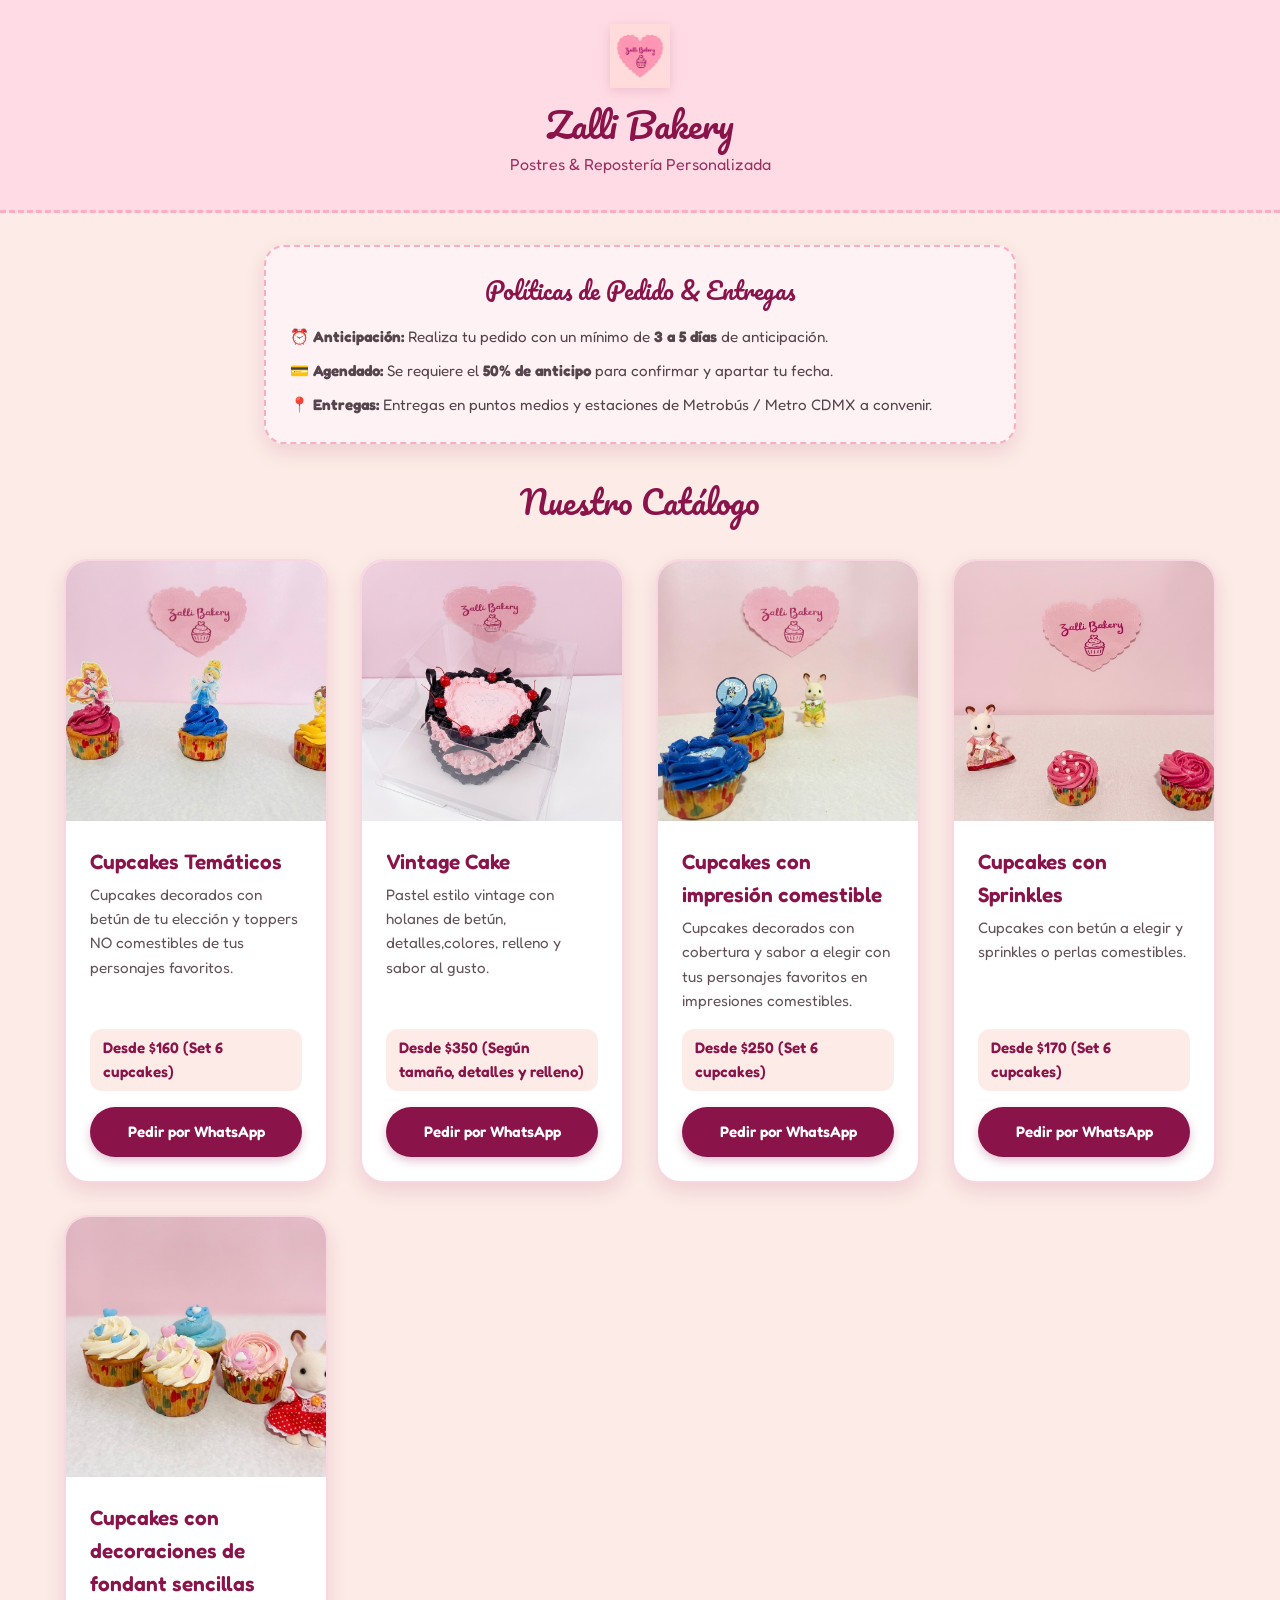
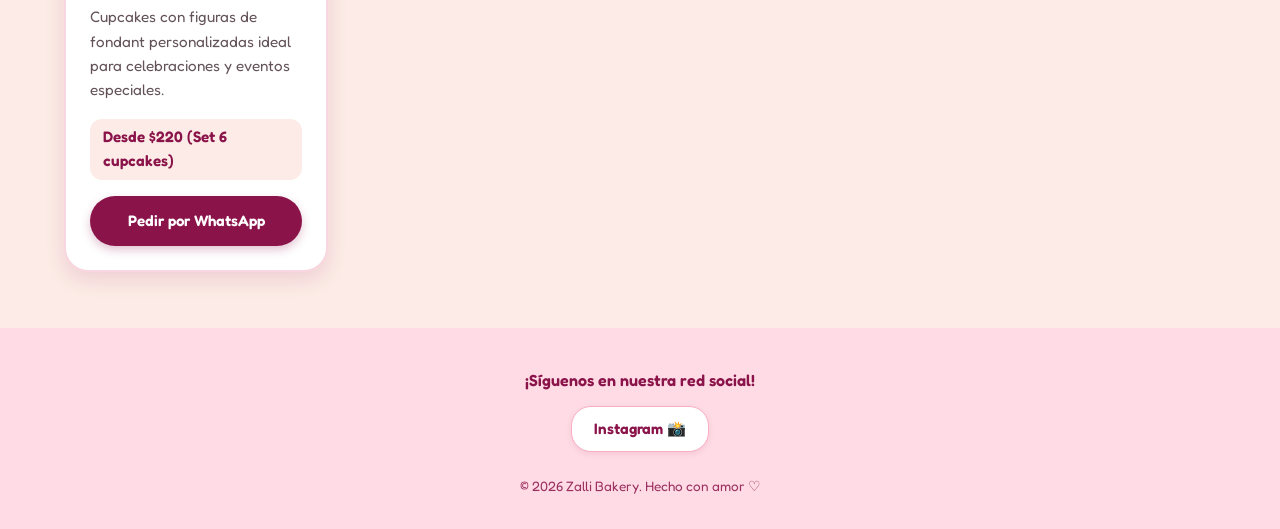
<file: index.html>
<!DOCTYPE html>
<html lang="es">
<head>
  <meta charset="UTF-8">
  <meta name="viewport" content="width=device-width, initial-scale=1.0">
  <title>Zalli Bakery - Catálogo</title>
  
  <!-- Tipografías de Google Fonts -->
  <link rel="preconnect" href="https://fonts.googleapis.com">
  <link rel="preconnect" href="https://fonts.gstatic.com" crossorigin>
  <link href="https://fonts.googleapis.com/css2?family=Fredoka:wght@400;600&family=Pacifico&display=swap" rel="stylesheet">
  
  <link rel="stylesheet" href="styles.css">
</head>
<body>

  <!-- Encabezado con tu Logo -->
  <header class="header">
    <div class="logo-container">
      <img src="Logo.jpeg" alt="Zalli Bakery Logo" class="brand-logo">
      <h1 class="brand-title">Zalli Bakery</h1>
      <p class="brand-subtitle">Postres & Repostería Personalizada</p>
    </div>
  </header>

  <!-- Sección de Políticas de Pedido -->
  <section class="policies-section">
    <div class="policies-card">
      <h2>Políticas de Pedido & Entregas </h2>
      <ul class="policies-list">
        <li>⏰ <strong>Anticipación:</strong> Realiza tu pedido con un mínimo de <strong>3 a 5 días</strong> de anticipación.</li>
        <li>💳 <strong>Agendado:</strong> Se requiere el <strong>50% de anticipo</strong> para confirmar y apartar tu fecha.</li>
        <li>📍 <strong>Entregas:</strong> Entregas en puntos medios y estaciones de Metrobús / Metro CDMX a convenir.</li>
      </ul>
    </div>
  </section>

  <!-- Contenedor Principal del Catálogo -->
  <main class="catalog-container">
    <h2 class="section-title">Nuestro Catálogo</h2>

    <div class="product-grid">

      <!-- Producto 1: Princesas -->
      <article class="product-card">
        <div class="image-wrapper">
          <img src="Princesas.jpeg" alt="Cupcakes Princesas">
        </div>
        <div class="card-content">
          <h3>Cupcakes Temáticos</h3>
          <p class="description">Cupcakes decorados con betún de tu elección y toppers NO comestibles de tus personajes favoritos.</p>
          <span class="price-tag">Desde $160 (Set 6 cupcakes)</span>
          <a href="https://api.whatsapp.com/send?phone=525539536935&text=Hola!%20Me%20interesa%20cotizar%20los%20Cupcakes%20Decorados.%20%C2%BFMe%20podr%C3%ADas%20compartir%20los%20sabores%20de%20pan%20y%20rellenos%20disponibles?" class="btn-order" target="_blank">Pedir por WhatsApp</a>
        </div>
      </article>

      <!-- Producto 2: Vintage Cake -->
      <article class="product-card">
        <div class="image-wrapper">
          <img src="Vintage Cake.png" alt="Vintage Heart Cake">
        </div>
        <div class="card-content">
          <h3>Vintage Cake</h3>
          <p class="description">Pastel estilo vintage con holanes de betún, detalles,colores, relleno y sabor al gusto.</p>
          <span class="price-tag">Desde $350 (Según tamaño, detalles y relleno)</span>
          <a href="https://api.whatsapp.com/send?phone=525539536935&text=Hola!%20Me%20interesa%20cotizar%20el%20Vintage%20Heart%20Cake.%20%C2%BFMe%20podr%C3%ADas%20compartir%20los%20sabores%20de%20pan%20y%20rellenos%20disponibles?" class="btn-order" target="_blank">Pedir por WhatsApp</a>
        </div>
      </article>

      <!-- Producto 3: Cupcakes con impresión comestible -->
      <article class="product-card">
        <div class="image-wrapper">
          <img src="Bluey.jpeg" alt="Cupcakes Bluey">
        </div>
        <div class="card-content">
          <h3>Cupcakes con impresión comestible</h3>
          <p class="description">Cupcakes decorados con cobertura y sabor a elegir con tus personajes favoritos en impresiones comestibles.</p>
          <span class="price-tag">Desde $250 (Set 6 cupcakes)</span>
          <a href="https://api.whatsapp.com/send?phone=525539536935&text=Hola!%20Me%20interesa%20cotizar%20los%20Cupcakes%20conimpresioncomestible.%20%C2%BFMe%20podr%C3%ADas%20compartir%20los%20sabores%20de%20pan%20y%20rellenos%20disponibles?" class="btn-order" target="_blank">Pedir por WhatsApp</a>
        </div>
      </article>

      <!-- Producto 4: Rosa / Perlas -->
      <article class="product-card">
        <div class="image-wrapper">
          <img src="Rosa.jpeg" alt="Cupcakes Pink Pearls">
        </div>
        <div class="card-content">
          <h3>Cupcakes con Sprinkles</h3>
          <p class="description"> Cupcakes con betún a elegir y sprinkles o perlas comestibles.</p>
          <span class="price-tag">Desde $170 (Set 6 cupcakes)</span>
          <a href="https://api.whatsapp.com/send?phone=525539536935&text=Hola!%20Me%20interesa%20cotizar%20los%20Cupcakes%20Pink%20Sprinkles.%20%C2%BFMe%20podr%C3%ADas%20compartir%20los%20sabores%20de%20pan%20y%20rellenos%20disponibles?" class="btn-order" target="_blank">Pedir por WhatsApp</a>
        </div>
      </article>

      <!-- Producto 5: Cupcakes con fondant -->
      <article class="product-card">
        <div class="image-wrapper">
          <img src="Cupcakes baby shower.jpg" alt="Cupcakes Baby Shower">
        </div>
        <div class="card-content">
          <h3>Cupcakes con decoraciones de fondant sencillas</h3>
          <p class="description">Cupcakes con figuras  de fondant personalizadas ideal para celebraciones y eventos especiales.</p>
          <span class="price-tag">Desde $220 (Set 6 cupcakes)</span>
          <a href="https://api.whatsapp.com/send?phone=525539536935&text=Hola!%20Me%20interesa%20cotizar%20los%20Cupcakes%20Devoracion%20Fondant.%20%C2%BFMe%20podr%C3%ADas%20compartir%20los%20sabores%20de%20pan%20y%20rellenos%20disponibles?" class="btn-order" target="_blank">Pedir por WhatsApp</a>
        </div>
      </article>

    </div>
  </main>

  <!-- Pie de Página solo con Instagram -->
  <footer class="footer">
    <div class="social-links">
      <p>¡Síguenos en nuestra red social!</p>
      <div class="social-buttons">
        <a href="https://www.instagram.com/zallibakeryyy?igsh=MWFrNmx1OXZzcWlxcQ%3D%3D&utm_source=qr" target="_blank" class="social-btn">Instagram 📸</a>
      </div>
    </div>
    <p class="copyright">&copy; 2026 Zalli Bakery. Hecho con amor ♡</p>
  </footer>

</body>
</html>
</file>
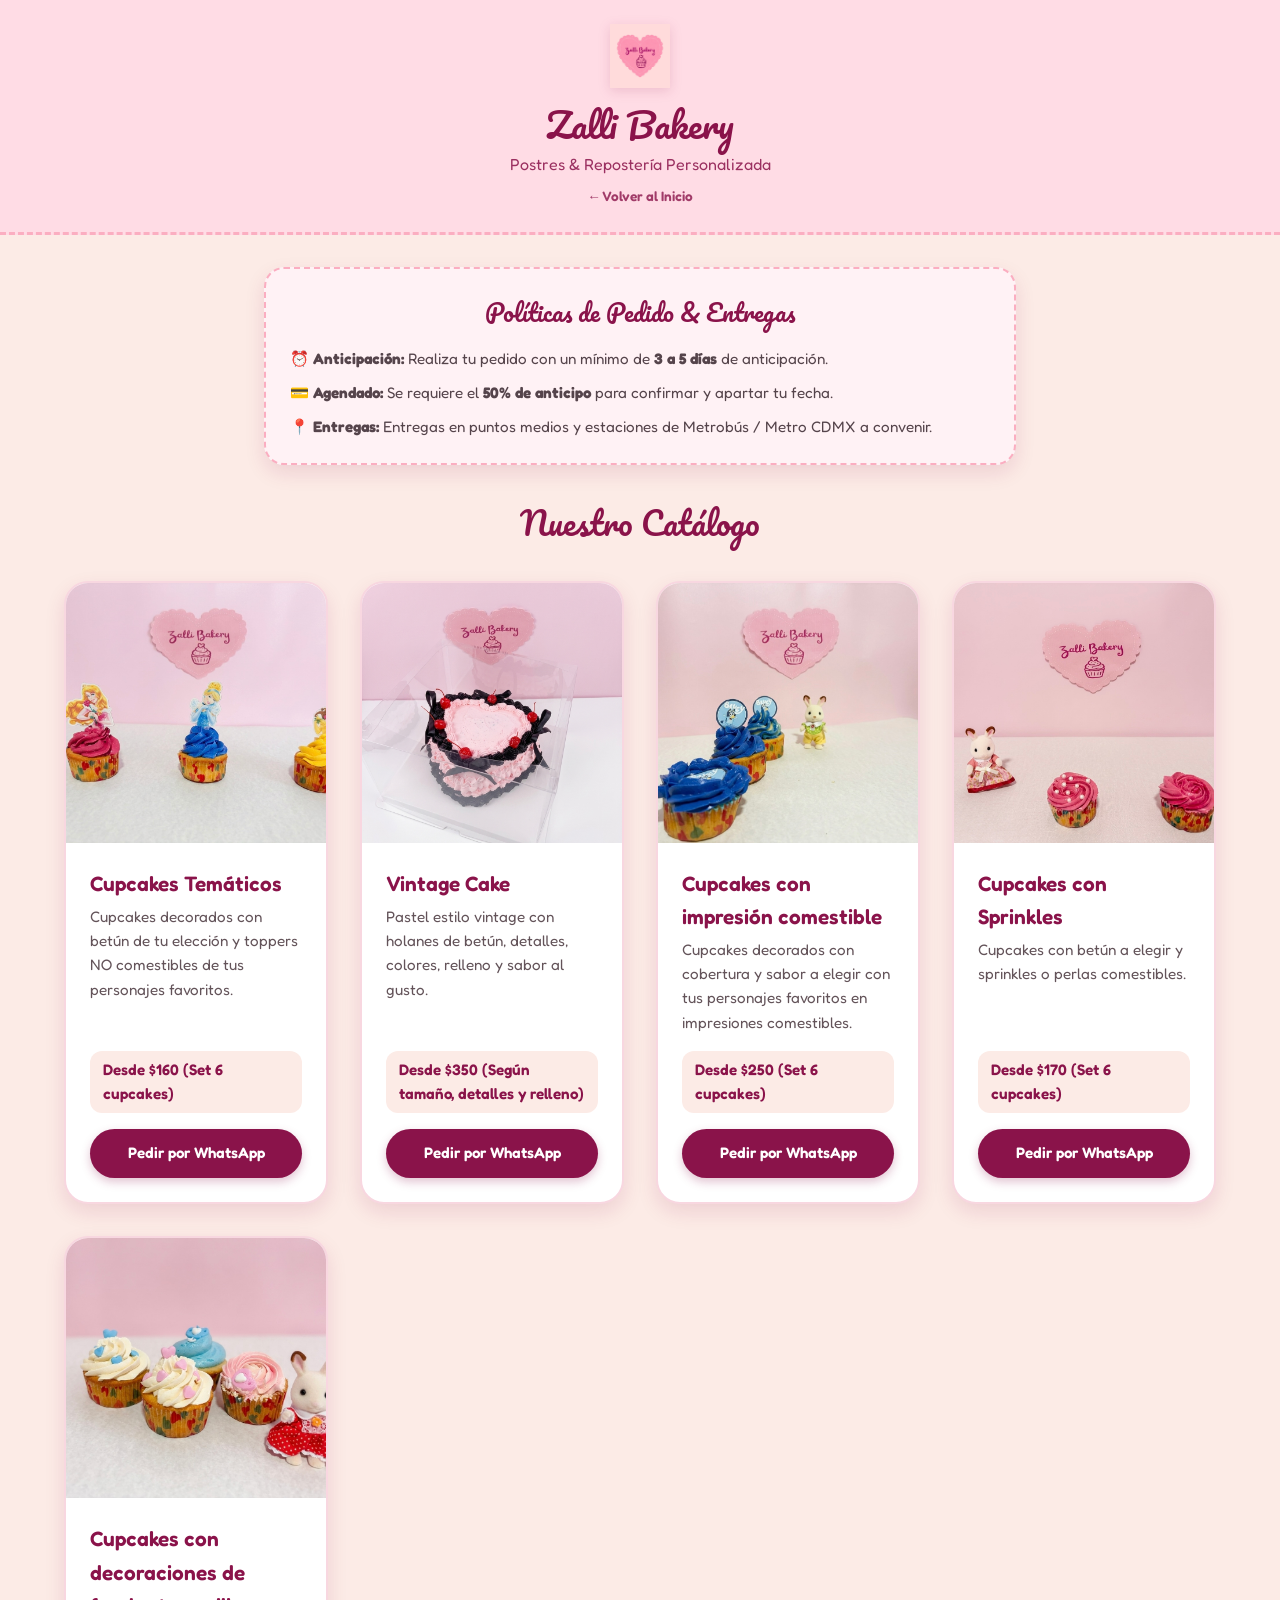
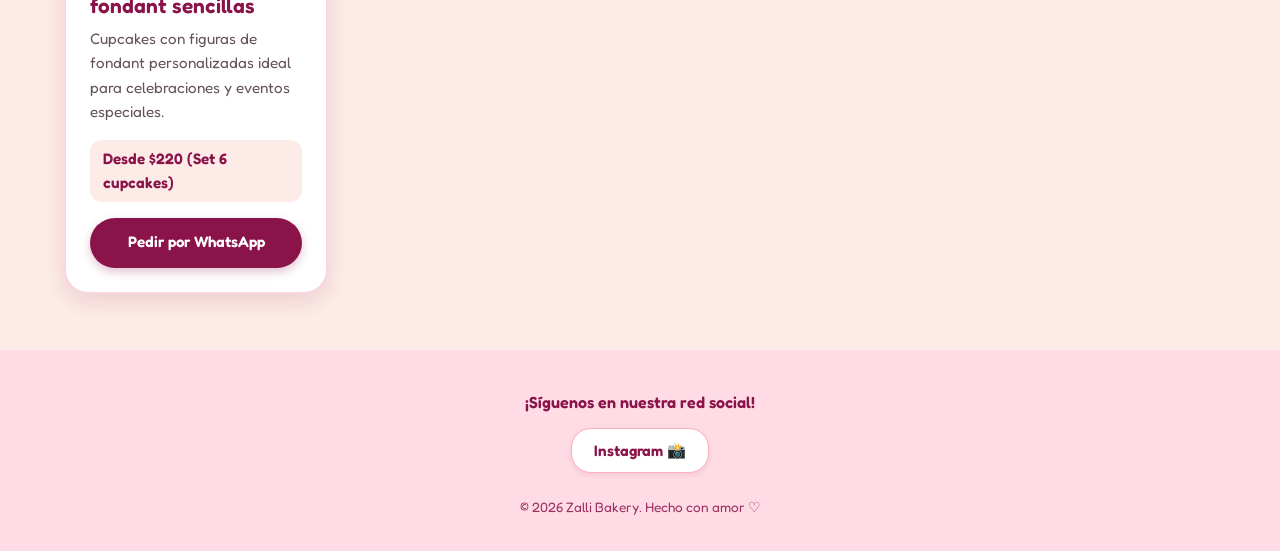
<file: catalogo.html>
<!DOCTYPE html>
<html lang="es">
<head>
  <meta charset="UTF-8">
  <meta name="viewport" content="width=device-width, initial-scale=1.0">
  <title>Zalli Bakery - Catálogo</title>
  
  <!-- Tipografías de Google Fonts -->
  <link rel="preconnect" href="https://fonts.googleapis.com">
  <link rel="preconnect" href="https://fonts.gstatic.com" crossorigin>
  <link href="https://fonts.googleapis.com/css2?family=Fredoka:wght@400;600&family=Pacifico&display=swap" rel="stylesheet">
  
  <link rel="stylesheet" href="styles.css">
</head>
<body>

  <!-- Encabezado con tu Logo -->
  <header class="header">
    <div class="logo-container">
      <img src="Logo.jpeg" alt="Zalli Bakery Logo" class="brand-logo">
      <h1 class="brand-title">Zalli Bakery</h1>
      <p class="brand-subtitle">Postres & Repostería Personalizada</p>
      <a href="index.html" class="back-link">← Volver al Inicio</a>
    </div>
  </header>

  <!-- Sección de Políticas de Pedido -->
  <section class="policies-section">
    <div class="policies-card">
      <h2>Políticas de Pedido & Entregas</h2>
      <ul class="policies-list">
        <li>⏰ <strong>Anticipación:</strong> Realiza tu pedido con un mínimo de <strong>3 a 5 días</strong> de anticipación.</li>
        <li>💳 <strong>Agendado:</strong> Se requiere el <strong>50% de anticipo</strong> para confirmar y apartar tu fecha.</li>
        <li>📍 <strong>Entregas:</strong> Entregas en puntos medios y estaciones de Metrobús / Metro CDMX a convenir.</li>
      </ul>
    </div>
  </section>

  <!-- Contenedor Principal del Catálogo -->
  <main class="catalog-container">
    <h2 class="section-title">Nuestro Catálogo</h2>

    <div class="product-grid">

      <!-- Producto 1: Princesas -->
      <article class="product-card">
        <div class="image-wrapper">
          <img src="Princesas.jpeg" alt="Cupcakes Princesas">
        </div>
        <div class="card-content">
          <h3>Cupcakes Temáticos</h3>
          <p class="description">Cupcakes decorados con betún de tu elección y toppers NO comestibles de tus personajes favoritos.</p>
          <span class="price-tag">Desde $160 (Set 6 cupcakes)</span>
          <a href="https://api.whatsapp.com/send?phone=525539536935&text=Hola!%20Me%20interesa%20cotizar%20los%20Cupcakes%20Decorados.%20%C2%BFMe%20podr%C3%ADas%20compartir%20los%20sabores%20de%20pan%20y%20rellenos%20disponibles?" class="btn-order" target="_blank">Pedir por WhatsApp</a>
        </div>
      </article>

      <!-- Producto 2: Vintage Cake -->
      <article class="product-card">
        <div class="image-wrapper">
          <img src="Vintage Cake.png" alt="Vintage Heart Cake">
        </div>
        <div class="card-content">
          <h3>Vintage Cake</h3>
          <p class="description">Pastel estilo vintage con holanes de betún, detalles, colores, relleno y sabor al gusto.</p>
          <span class="price-tag">Desde $350 (Según tamaño, detalles y relleno)</span>
          <a href="https://api.whatsapp.com/send?phone=525539536935&text=Hola!%20Me%20interesa%20cotizar%20el%20Vintage%20Heart%20Cake.%20%C2%BFMe%20podr%C3%ADas%20compartir%20los%20sabores%20de%20pan%20y%20rellenos%20disponibles?" class="btn-order" target="_blank">Pedir por WhatsApp</a>
        </div>
      </article>

      <!-- Producto 3: Cupcakes con impresión comestible -->
      <article class="product-card">
        <div class="image-wrapper">
          <img src="Bluey.jpeg" alt="Cupcakes Bluey">
        </div>
        <div class="card-content">
          <h3>Cupcakes con impresión comestible</h3>
          <p class="description">Cupcakes decorados con cobertura y sabor a elegir con tus personajes favoritos en impresiones comestibles.</p>
          <span class="price-tag">Desde $250 (Set 6 cupcakes)</span>
          <a href="https://api.whatsapp.com/send?phone=525539536935&text=Hola!%20Me%20interesa%20cotizar%20los%20Cupcakes%20conimpresioncomestible.%20%C2%BFMe%20podr%C3%ADas%20compartir%20los%20sabores%20de%20pan%20y%20rellenos%20disponibles?" class="btn-order" target="_blank">Pedir por WhatsApp</a>
        </div>
      </article>

      <!-- Producto 4: Rosa / Perlas -->
      <article class="product-card">
        <div class="image-wrapper">
          <img src="Rosa.jpeg" alt="Cupcakes Pink Pearls">
        </div>
        <div class="card-content">
          <h3>Cupcakes con Sprinkles</h3>
          <p class="description">Cupcakes con betún a elegir y sprinkles o perlas comestibles.</p>
          <span class="price-tag">Desde $170 (Set 6 cupcakes)</span>
          <a href="https://api.whatsapp.com/send?phone=525539536935&text=Hola!%20Me%20interesa%20cotizar%20los%20Cupcakes%20Pink%20Sprinkles.%20%C2%BFMe%20podr%C3%ADas%20compartir%20los%20sabores%20de%20pan%20y%20rellenos%20disponibles?" class="btn-order" target="_blank">Pedir por WhatsApp</a>
        </div>
      </article>

      <!-- Producto 5: Cupcakes con fondant -->
      <article class="product-card">
        <div class="image-wrapper">
          <img src="Cupcakes baby shower.jpg" alt="Cupcakes Baby Shower">
        </div>
        <div class="card-content">
          <h3>Cupcakes con decoraciones de fondant sencillas</h3>
          <p class="description">Cupcakes con figuras de fondant personalizadas ideal para celebraciones y eventos especiales.</p>
          <span class="price-tag">Desde $220 (Set 6 cupcakes)</span>
          <a href="https://api.whatsapp.com/send?phone=525539536935&text=Hola!%20Me%20interesa%20cotizar%20los%20Cupcakes%20Devoracion%20Fondant.%20%C2%BFMe%20podr%C3%ADas%20compartir%20los%20sabores%20de%20pan%20y%20rellenos%20disponibles?" class="btn-order" target="_blank">Pedir por WhatsApp</a>
        </div>
      </article>

    </div>
  </main>

  <!-- Pie de Página solo con Instagram -->
  <footer class="footer">
    <div class="social-links">
      <p>¡Síguenos en nuestra red social!</p>
      <div class="social-buttons">
        <a href="https://www.instagram.com/zallibakeryyy?igsh=MWFrNmx1OXZzcWlxcQ%3D%3D&utm_source=qr" target="_blank" class="social-btn">Instagram 📸</a>
      </div>
    </div>
    <p class="copyright">&copy; 2026 Zalli Bakery. Hecho con amor ♡</p>
  </footer>

</body>
</html>
</file>
<file: styles.css>
/* VARIABLES Y PALETA DE COLORES */
:root {
  --bg-color: #fcebe6;         /* Rosa crema suave de fondo */
  --card-bg: #ffffff;          /* Blanco limpio */
  --primary: #8a134a;          /* Tono magenta/vino del logo */
  --accent-pink: #fbaec1;      /* Rosa claro */
  --text-dark: #4a3e43;        /* Texto suave */
  --shadow: 0 8px 20px rgba(138, 19, 74, 0.12);
}

* {
  box-sizing: border-box;
  margin: 0;
  padding: 0;
}

body {
  font-family: 'Fredoka', sans-serif;
  background-color: var(--bg-color);
  color: var(--text-dark);
  line-height: 1.6;
}

/* ENCABEZADO Y LOGO EN CATÁLOGO */
.header {
  background-color: #ffdce5;
  text-align: center;
  padding: 1.5rem 1rem;
  border-bottom: 3px dashed var(--accent-pink);
}

.logo-container {
  display: flex;
  flex-direction: column;
  align-items: center;
  justify-content: center;
}

.brand-logo {
  width: 60px;
  height: auto;
  margin-bottom: 0.3rem;
  filter: drop-shadow(0 3px 6px rgba(138, 19, 74, 0.15));
}

.brand-title {
  font-family: 'Pacifico', cursive;
  font-size: 2.2rem;
  color: var(--primary);
  font-weight: normal;
  margin-top: 0.2rem;
}

.brand-subtitle {
  font-size: 1rem;
  color: var(--primary);
  opacity: 0.85;
  margin-bottom: 0.5rem;
}

.back-link {
  font-size: 0.85rem;
  color: var(--primary);
  text-decoration: none;
  font-weight: 600;
  opacity: 0.8;
  transition: opacity 0.2s ease;
}

.back-link:hover {
  opacity: 1;
}

/* ESTILOS PANTALLA DE INICIO / BIENVENIDA */
.welcome-body {
  display: flex;
  flex-direction: column;
  min-height: 100vh;
  justify-content: space-between;
}

.welcome-container {
  display: flex;
  justify-content: center;
  align-items: center;
  flex-grow: 1;
  padding: 2rem 1.5rem;
}

.welcome-card {
  background-color: #ffffff;
  border-radius: 28px;
  padding: 2.5rem 2rem;
  max-width: 500px;
  width: 100%;
  text-align: center;
  box-shadow: var(--shadow);
  border: 2px solid var(--accent-pink);
  display: flex;
  flex-direction: column;
  align-items: center;
}

.welcome-logo {
  width: 60px;                  /* Logo chico y bien centrado */
  height: auto;
  margin-bottom: 0.8rem;
  filter: drop-shadow(0 3px 6px rgba(138, 19, 74, 0.15));
}

.welcome-title {
  font-family: 'Pacifico', cursive;
  color: var(--primary);
  font-size: 2.2rem;
  font-weight: normal;
  margin-bottom: 0.2rem;
}

.welcome-subtitle {
  color: var(--primary);
  font-size: 1rem;
  margin-bottom: 1.5rem;
  opacity: 0.9;
}

.welcome-text {
  font-size: 0.95rem;
  color: #55444b;
  margin-bottom: 2rem;
  line-height: 1.6;
}

.btn-enter {
  display: inline-block;
  background-color: var(--primary);
  color: #ffffff;
  padding: 0.9rem 2rem;
  border-radius: 30px;
  font-weight: 600;
  font-size: 1rem;
  text-decoration: none;
  box-shadow: 0 4px 12px rgba(138, 19, 74, 0.25);
  transition: transform 0.2s ease, background-color 0.2s ease;
}

.btn-enter:hover {
  background-color: #6d0e3a;
  transform: translateY(-2px);
}

.footer-welcome {
  text-align: center;
  padding: 1.2rem;
  background-color: #ffdce5;
  color: var(--primary);
  font-size: 0.85rem;
}

/* SECCIÓN POLÍTICAS */
.policies-section {
  max-width: 800px;
  margin: 2rem auto 1rem auto;
  padding: 0 1.5rem;
}

.policies-card {
  background-color: #fff2f5;
  border-radius: 20px;
  padding: 1.5rem;
  border: 2px dashed var(--accent-pink);
  text-align: center;
  box-shadow: var(--shadow);
}

.policies-card h2 {
  font-family: 'Pacifico', cursive;
  color: var(--primary);
  font-size: 1.5rem;
  margin-bottom: 1rem;
  font-weight: normal;
}

.policies-list {
  list-style: none;
  text-align: left;
  display: flex;
  flex-direction: column;
  gap: 0.6rem;
  font-size: 0.95rem;
  color: #55444b;
}

/* CONTENEDOR Y TÍTULO DE SECCIÓN */
.catalog-container {
  max-width: 1200px;
  margin: 2rem auto;
  padding: 0 1.5rem;
}

.section-title {
  font-family: 'Pacifico', cursive;
  text-align: center;
  color: var(--primary);
  font-size: 2rem;
  margin-bottom: 2rem;
  font-weight: normal;
}

/* CUADRÍCULA DE PRODUCTOS */
.product-grid {
  display: grid;
  grid-template-columns: repeat(auto-fit, minmax(260px, 1fr));
  gap: 2rem;
}

/* TARJETAS DE PRODUCTO */
.product-card {
  background-color: var(--card-bg);
  border-radius: 24px;
  overflow: hidden;
  box-shadow: var(--shadow);
  border: 2px solid #f8d7e0;
  transition: transform 0.3s ease, box-shadow 0.3s ease;
  display: flex;
  flex-direction: column;
}

.product-card:hover {
  transform: translateY(-6px);
  box-shadow: 0 12px 25px rgba(138, 19, 74, 0.2);
}

.image-wrapper {
  width: 100%;
  height: 260px;
  overflow: hidden;
  background-color: #fffafb;
}

.image-wrapper img {
  width: 100%;
  height: 100%;
  object-fit: cover;
  transition: transform 0.4s ease;
}

.product-card:hover .image-wrapper img {
  transform: scale(1.05);
}

.card-content {
  padding: 1.5rem;
  display: flex;
  flex-direction: column;
  flex-grow: 1;
}

.card-content h3 {
  color: var(--primary);
  font-size: 1.3rem;
  margin-bottom: 0.3rem;
  font-weight: 600;
}

.card-content .description {
  font-size: 0.95rem;
  color: #635359;
  margin-bottom: 1rem;
  flex-grow: 1;
}

/* ETIQUETA DE PRECIO */
.price-tag {
  display: inline-block;
  font-weight: 600;
  color: var(--primary);
  font-size: 0.95rem;
  margin-bottom: 1rem;
  background-color: #fcebe6;
  padding: 0.4rem 0.8rem;
  border-radius: 12px;
  width: fit-content;
}

/* BOTÓN WHATSAPP */
.btn-order {
  display: block;
  text-align: center;
  background-color: var(--primary);
  color: #ffffff;
  padding: 0.8rem 1rem;
  text-decoration: none;
  border-radius: 30px;
  font-weight: 600;
  font-size: 0.95rem;
  transition: background-color 0.2s ease;
  box-shadow: 0 4px 10px rgba(138, 19, 74, 0.25);
}

.btn-order:hover {
  background-color: #6d0e3a;
}

/* PIE DE PÁGINA Y REDES SOCIALES */
.footer {
  text-align: center;
  padding: 2.5rem 1rem 2rem 1rem;
  margin-top: 3.5rem;
  background-color: #ffdce5;
  color: var(--primary);
}

.social-links p {
  font-weight: 600;
  margin-bottom: 0.8rem;
}

.social-buttons {
  display: flex;
  justify-content: center;
  gap: 1rem;
  margin-bottom: 1.5rem;
}

.social-btn {
  background-color: #ffffff;
  color: var(--primary);
  text-decoration: none;
  padding: 0.6rem 1.4rem;
  border-radius: 20px;
  font-weight: 600;
  font-size: 0.95rem;
  border: 1.5px solid var(--accent-pink);
  box-shadow: 0 2px 6px rgba(138, 19, 74, 0.1);
  transition: transform 0.2s ease, background-color 0.2s ease;
}

.social-btn:hover {
  transform: translateY(-2px);
  background-color: #fffafb;
}

.copyright {
  font-size: 0.85rem;
  opacity: 0.85;
}
</file>
